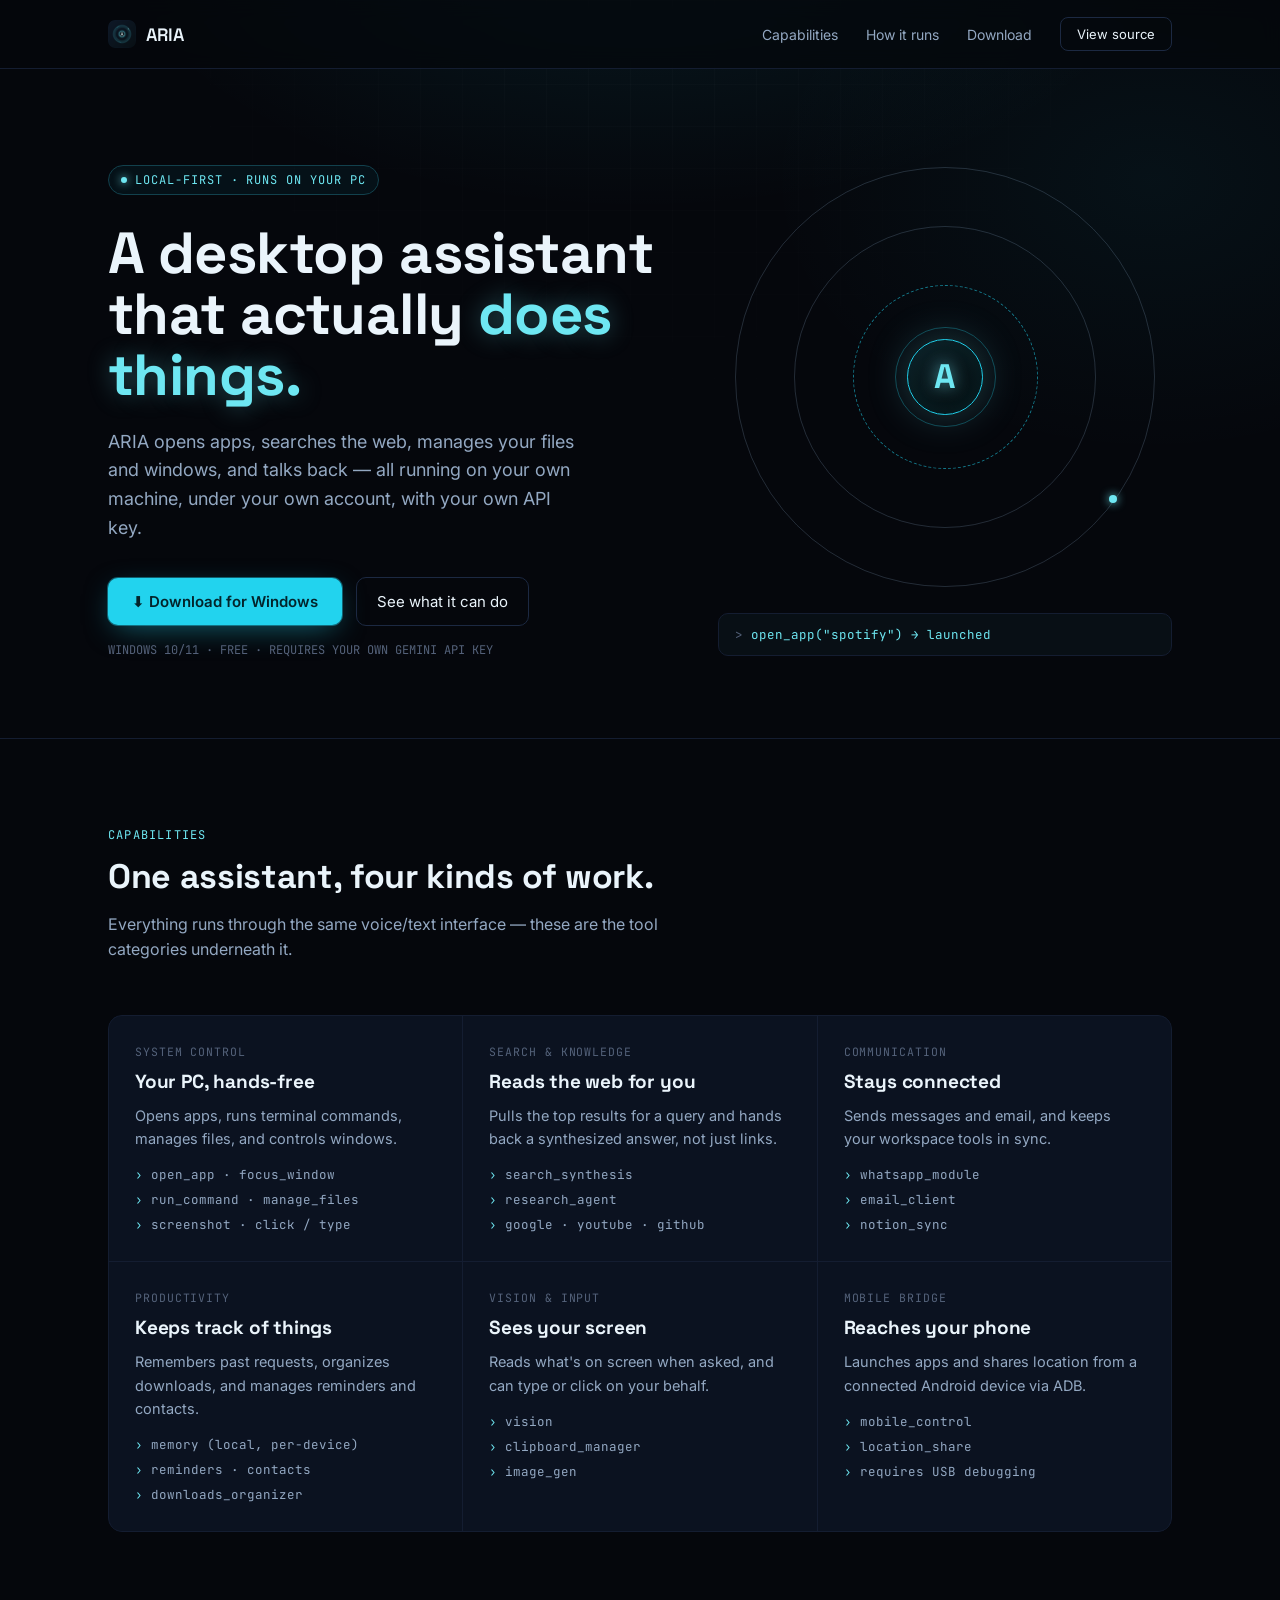
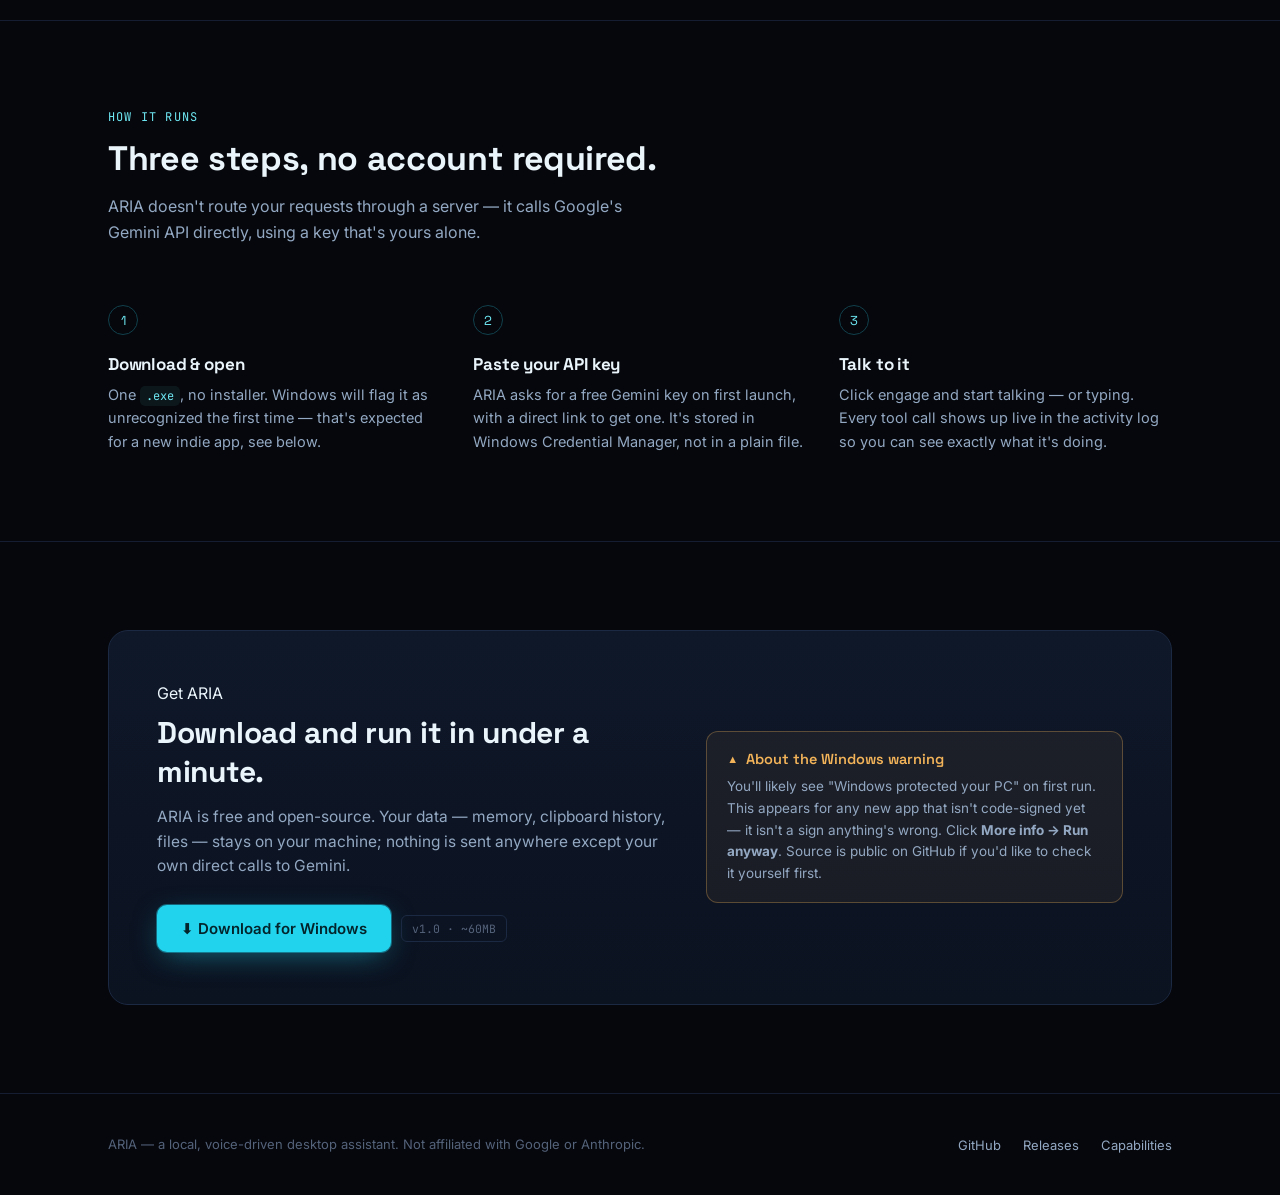
<file: docs/index.html>
<!DOCTYPE html>
<html lang="en">
<head>
<meta charset="UTF-8">
<meta name="viewport" content="width=device-width, initial-scale=1.0">
<title>ARIA — Your own desktop assistant</title>
<meta name="description" content="ARIA is a voice-driven desktop assistant that runs on your own Windows PC — control apps, search the web, manage files and windows, and more, all from one HUD.">

<!--
  =====================================================================
  BEFORE PUBLISHING — fill in these two values:
  =====================================================================
-->
<script>
  // 1) Your GitHub repo (used for the "View source" link + footer)
  window.ARIA_REPO_URL = "https://github.com/naitikgupta-gtb/ARIA-AI.git";
  // 2) Direct download link to the .exe in your GitHub Release
  //    (Release page → the asset's file link, right-click → copy link)
  window.ARIA_DOWNLOAD_URL = "https://github.com/naitikgupta-gtb/ARIA-AI/releases/download/v1.0.0/ARIA.exe";
</script>

<link rel="icon" type="image/png" href="assets/aria-logo.png">
<link rel="preconnect" href="https://fonts.googleapis.com">
<link rel="preconnect" href="https://fonts.gstatic.com" crossorigin>
<link href="https://fonts.googleapis.com/css2?family=Space+Grotesk:wght@400;500;600;700&family=JetBrains+Mono:wght@400;500&family=Inter:wght@400;500;600&display=swap" rel="stylesheet">

<style>
  :root{
    --void:#05070c;
    --panel:#0b1220;
    --panel-2:#0f1829;
    --line:#1c2942;
    --line-soft:#141d31;        
    --cyan:#6ee7f2;
    --cyan-ring:#22d3ee;
    --cyan-dim:#12414d;
    --text-hi:#eaf4fb;
    --text-mid:#93a8c2;
    --text-low:#54627a;
    --amber:#f3b459;
    --radius:14px;
  }

  *{box-sizing:border-box;}
  html{scroll-behavior:smooth;}
  body{
    margin:0;
    background:var(--void);
    color:var(--text-hi);
    font-family:'Inter',system-ui,sans-serif;
    -webkit-font-smoothing:antialiased;
    overflow-x:hidden;
  }
  h1,h2,h3{font-family:'Space Grotesk',system-ui,sans-serif; margin:0; letter-spacing:-0.01em;}
  p{margin:0; color:var(--text-mid); line-height:1.6;}
  a{color:inherit;}
  .mono{font-family:'JetBrains Mono',monospace;}

  a:focus-visible, button:focus-visible{
    outline:2px solid var(--cyan);
    outline-offset:3px;
    border-radius:4px;
  }

  .wrap{max-width:1120px; margin:0 auto; padding:0 28px;}

  /* ---------- background field ---------- */
  .bg-field{
    position:fixed; inset:0; z-index:-1;
    background:
      radial-gradient(ellipse 900px 500px at 50% -10%, rgba(34,211,238,0.10), transparent 60%),
      radial-gradient(ellipse 700px 500px at 90% 20%, rgba(34,211,238,0.05), transparent 55%),
      var(--void);
  }
  .bg-field::before{
    content:"";
    position:absolute; inset:0;
    background-image:
      linear-gradient(rgba(255,255,255,0.018) 1px, transparent 1px),
      linear-gradient(90deg, rgba(255,255,255,0.018) 1px, transparent 1px);
    background-size:42px 42px;
    mask-image:radial-gradient(ellipse 900px 700px at 50% 0%, black, transparent 70%);
  }

  /* ---------- nav ---------- */
  nav{
    position:sticky; top:0; z-index:20;
    background:rgba(5,7,12,0.72);
    backdrop-filter:blur(10px);
    border-bottom:1px solid var(--line-soft);
  }
  nav .wrap{display:flex; align-items:center; justify-content:space-between; height:68px;}
  .brand{display:flex; align-items:center; gap:10px; font-family:'Space Grotesk'; font-weight:600; font-size:18px;}
  .brand img{width:28px; height:28px; border-radius:7px;}
  .nav-links{display:flex; align-items:center; gap:28px; font-size:14px; color:var(--text-mid);}
  .nav-links a{text-decoration:none; transition:color .15s;}
  .nav-links a:hover{color:var(--text-hi);}
  .btn-ghost-sm{
    border:1px solid var(--line); padding:8px 16px; border-radius:8px;
    font-size:13px; text-decoration:none; color:var(--text-hi); white-space:nowrap;
    transition:border-color .15s, background .15s;
  }
  .btn-ghost-sm:hover{border-color:var(--cyan-ring); background:rgba(34,211,238,0.06);}

  /* ---------- hero ---------- */
  .hero{padding:96px 0 80px; position:relative;}
  .eyebrow{
    display:inline-flex; align-items:center; gap:8px;
    font-family:'JetBrains Mono'; font-size:12px; letter-spacing:.08em;
    color:var(--cyan); text-transform:uppercase;
    border:1px solid var(--cyan-dim); background:rgba(34,211,238,0.05);
    padding:6px 12px; border-radius:100px; margin-bottom:28px;
  }
  .eyebrow .dot{width:6px; height:6px; border-radius:50%; background:var(--cyan); box-shadow:0 0 8px var(--cyan); animation:blink 2s ease-in-out infinite;}
  @keyframes blink{0%,100%{opacity:1;}50%{opacity:.3;}}

  .hero-grid{display:grid; grid-template-columns:1.1fr 0.9fr; gap:56px; align-items:center;}
  .hero h1{font-size:clamp(38px,5vw,58px); line-height:1.05; font-weight:700; color:var(--text-hi);}
  .hero h1 .accent{color:var(--cyan); text-shadow:0 0 24px rgba(110,231,242,0.35);}
  .hero p.lede{font-size:18px; margin-top:22px; max-width:480px; color:var(--text-mid);}

  .cta-row{display:flex; align-items:center; gap:14px; margin-top:34px; flex-wrap:wrap;}
  .btn-primary{
    display:inline-flex; align-items:center; gap:10px;
    background:var(--cyan-ring); color:#03242b; font-weight:600; font-size:15px;
    padding:14px 24px; border-radius:10px; text-decoration:none;
    box-shadow:0 0 0 1px rgba(34,211,238,0.4), 0 8px 30px -8px rgba(34,211,238,0.5);
    transition:transform .15s, box-shadow .15s;
  }
  .btn-primary:hover{transform:translateY(-1px); box-shadow:0 0 0 1px rgba(34,211,238,0.6), 0 12px 34px -6px rgba(34,211,238,0.65);}
  .btn-secondary{
    display:inline-flex; align-items:center; gap:8px;
    color:var(--text-hi); font-size:15px; text-decoration:none;
    padding:14px 20px; border-radius:10px; border:1px solid var(--line);
    transition:border-color .15s, background .15s;
  }
  .btn-secondary:hover{border-color:var(--cyan-ring); background:rgba(34,211,238,0.05);}
  .req-note{font-family:'JetBrains Mono'; font-size:12px; color:var(--text-low); margin-top:16px;}

  /* ---------- HUD visual ---------- */
  .hud-stage{position:relative; width:100%; max-width:420px; aspect-ratio:1/1; min-height:280px; margin:0 auto;}
  .ring{position:absolute; border-radius:50%; border:1px solid rgba(148,178,210,0.22);}
  .ring.r1{inset:0;}
  .ring.r2{inset:14%;}
  .ring.r3{inset:28%; border-color:rgba(34,211,238,0.55); border-style:dashed; animation:spin 40s linear infinite;}
  .ring.r4{inset:38%; border-color:rgba(34,211,238,0.3); animation:spin 60s linear infinite reverse;}
  @keyframes spin{to{transform:rotate(360deg);}}

  .hud-core{
    position:absolute; inset:41%; border-radius:50%;
    background:radial-gradient(circle at 40% 35%, #0d1a20, #05090b 70%);
    border:1px solid var(--cyan-ring);
    box-shadow:0 0 40px rgba(110,231,242,0.25), inset 0 0 30px rgba(34,211,238,0.15);
    display:flex; align-items:center; justify-content:center;
    animation:pulse 3.2s ease-in-out infinite;
  }
  @keyframes pulse{0%,100%{box-shadow:0 0 30px rgba(110,231,242,0.18), inset 0 0 20px rgba(34,211,238,0.12);}50%{box-shadow:0 0 52px rgba(110,231,242,0.36), inset 0 0 34px rgba(34,211,238,0.22);}}
  .hud-core::after{
    content:"A"; font-family:'Space Grotesk'; font-weight:700; font-size:clamp(22px,7vw,34px);
    color:var(--cyan); text-shadow:0 0 16px rgba(110,231,242,0.7);
  }
  .hud-dot{position:absolute; width:8px; height:8px; border-radius:50%; background:var(--cyan); box-shadow:0 0 10px var(--cyan);}

  .ticker{
    margin-top:26px; font-family:'JetBrains Mono'; font-size:12.5px; color:var(--cyan);
    background:rgba(110,231,242,0.04); border:1px solid var(--line-soft); border-radius:10px;
    padding:12px 16px; min-height:20px; text-align:left;
  }
  .ticker .tick-label{color:var(--text-low);}

  @media (prefers-reduced-motion:reduce){
    .ring.r3, .ring.r4, .hud-core, .eyebrow .dot{animation:none !important;}
  }

  /* ---------- section shell ---------- */
  section{padding:88px 0; border-top:1px solid var(--line-soft);}
  .section-head{max-width:560px; margin-bottom:52px;}
  .section-head .mono-label{
    font-family:'JetBrains Mono'; font-size:12px; color:var(--cyan); letter-spacing:.1em; text-transform:uppercase;
  }
  .section-head h2{font-size:clamp(26px,3vw,34px); margin-top:12px; color:var(--text-hi);}
  .section-head p{margin-top:14px; font-size:16px;}

  /* ---------- capabilities ---------- */
  .cap-grid{display:grid; grid-template-columns:repeat(3,1fr); gap:1px; background:var(--line-soft); border:1px solid var(--line-soft); border-radius:var(--radius); overflow:hidden;}
  .cap-card{background:var(--panel); padding:28px 26px;}
  .cap-card .cap-eyebrow{font-family:'JetBrains Mono'; font-size:11.5px; color:var(--text-low); letter-spacing:.08em; text-transform:uppercase;}
  .cap-card h3{font-size:19px; margin-top:10px; color:var(--text-hi);}
  .cap-card p{margin-top:10px; font-size:14.5px;}
  .cap-card ul{list-style:none; margin:16px 0 0; padding:0; display:flex; flex-direction:column; gap:8px;}
  .cap-card li{font-family:'JetBrains Mono'; font-size:12.5px; color:var(--text-mid); display:flex; gap:8px;}
  .cap-card li::before{content:"›"; color:var(--cyan);}

  /* ---------- how it runs ---------- */
  .steps{display:grid; grid-template-columns:repeat(3,1fr); gap:32px;}
  .step{position:relative; padding-top:8px;}
  .step .num{font-family:'Space Grotesk'; font-size:13px; color:var(--cyan); border:1px solid var(--cyan-dim); width:30px; height:30px; border-radius:50%; display:flex; align-items:center; justify-content:center; margin-bottom:18px;}
  .step h3{font-size:17px; color:var(--text-hi);}
  .step p{margin-top:8px; font-size:14.5px;}
  .step code{font-family:'JetBrains Mono'; font-size:12px; background:rgba(110,231,242,0.07); color:var(--cyan); padding:2px 6px; border-radius:5px;}

  /* ---------- download ---------- */
  .download-panel{
    background:linear-gradient(180deg, var(--panel-2), var(--panel));
    border:1px solid var(--line); border-radius:20px; padding:52px 48px;
    display:grid; grid-template-columns:1.1fr 0.9fr; gap:40px; align-items:center;
  }
  .download-panel h2{font-size:clamp(24px,3vw,30px);}
  .download-panel p{margin-top:14px; font-size:15.5px;}
  .platform-row{display:flex; gap:10px; margin-top:26px; align-items:center; flex-wrap:wrap;}
  .badge-req{font-family:'JetBrains Mono'; font-size:11.5px; color:var(--text-low); border:1px solid var(--line); padding:5px 10px; border-radius:6px;}

  .warn-box{
    border:1px solid rgba(243,180,89,0.3); background:rgba(243,180,89,0.06);
    border-radius:12px; padding:18px 20px;
  }
  .warn-box .warn-title{display:flex; align-items:center; gap:8px; font-family:'Space Grotesk'; font-weight:600; font-size:14.5px; color:var(--amber);}
  .warn-box .warn-title::before{content:"▲"; font-size:11px;}
  .warn-box p{margin-top:8px; font-size:13.5px; color:var(--text-mid);}

  /* ---------- footer ---------- */
  footer{border-top:1px solid var(--line-soft); padding:40px 0;}
  footer .wrap{display:flex; align-items:center; justify-content:space-between; flex-wrap:wrap; gap:16px;}
  footer p{font-size:13px; color:var(--text-low);}
  footer .foot-links{display:flex; gap:22px; font-size:13px;}
  footer a{text-decoration:none; color:var(--text-mid);}
  footer a:hover{color:var(--cyan);}

  @media (max-width:860px){
    .hero-grid{grid-template-columns:1fr;}
    .hero{padding:64px 0 56px;}
    .cap-grid{grid-template-columns:1fr;}
    .steps{grid-template-columns:1fr; gap:28px;}
    .download-panel{grid-template-columns:1fr; padding:36px 26px;}
    .nav-links{display:none;}
  }
</style>
</head>
<body>

<div class="bg-field"></div>

<nav>
  <div class="wrap">
    <div class="brand"><img src="assets/aria-logo.png" alt=""> ARIA</div>
    <div class="nav-links">
      <a href="#capabilities">Capabilities</a>
      <a href="#how">How it runs</a>
      <a href="#get">Download</a>
      <a class="btn-ghost-sm" href="#" id="nav-github">View source</a>
    </div>
  </div>
</nav>

<header class="hero">
  <div class="wrap hero-grid">
    <div>
      <div class="eyebrow"><span class="dot"></span> Local-first · runs on your PC</div>
      <h1>A desktop assistant<br>that actually <span class="accent">does things.</span></h1>
      <p class="lede">ARIA opens apps, searches the web, manages your files and windows, and talks back — all running on your own machine, under your own account, with your own API key.</p>
      <div class="cta-row">
        <a class="btn-primary" href="#" id="hero-download">
          ⬇ Download for Windows
        </a>
        <a class="btn-secondary" href="#capabilities">See what it can do</a>
      </div>
      <div class="req-note">WINDOWS 10/11 · FREE · REQUIRES YOUR OWN GEMINI API KEY</div>
    </div>

    <div>
      <div class="hud-stage" aria-hidden="true">
        <div class="ring r1"></div>
        <div class="ring r2"></div>
        <div class="ring r3"></div>
        <div class="ring r4"></div>
        <div class="hud-core"></div>
        <div class="hud-dot" id="orbit-dot"></div>
      </div>
      <div class="ticker mono" id="ticker">
        <span class="tick-label">&gt;</span> <span id="ticker-text">booting ARIA…</span>
      </div>
    </div>
  </div>
</header>

<section id="capabilities">
  <div class="wrap">
    <div class="section-head">
      <div class="mono-label">Capabilities</div>
      <h2>One assistant, four kinds of work.</h2>
      <p>Everything runs through the same voice/text interface — these are the tool categories underneath it.</p>
    </div>

    <div class="cap-grid">
      <div class="cap-card">
        <div class="cap-eyebrow">System control</div>
        <h3>Your PC, hands-free</h3>
        <p>Opens apps, runs terminal commands, manages files, and controls windows.</p>
        <ul>
          <li>open_app · focus_window</li>
          <li>run_command · manage_files</li>
          <li>screenshot · click / type</li>
        </ul>
      </div>
      <div class="cap-card">
        <div class="cap-eyebrow">Search &amp; knowledge</div>
        <h3>Reads the web for you</h3>
        <p>Pulls the top results for a query and hands back a synthesized answer, not just links.</p>
        <ul>
          <li>search_synthesis</li>
          <li>research_agent</li>
          <li>google · youtube · github</li>
        </ul>
      </div>
      <div class="cap-card">
        <div class="cap-eyebrow">Communication</div>
        <h3>Stays connected</h3>
        <p>Sends messages and email, and keeps your workspace tools in sync.</p>
        <ul>
          <li>whatsapp_module</li>
          <li>email_client</li>
          <li>notion_sync</li>
        </ul>
      </div>
      <div class="cap-card">
        <div class="cap-eyebrow">Productivity</div>
        <h3>Keeps track of things</h3>
        <p>Remembers past requests, organizes downloads, and manages reminders and contacts.</p>
        <ul>
          <li>memory (local, per-device)</li>
          <li>reminders · contacts</li>
          <li>downloads_organizer</li>
        </ul>
      </div>
      <div class="cap-card">
        <div class="cap-eyebrow">Vision &amp; input</div>
        <h3>Sees your screen</h3>
        <p>Reads what's on screen when asked, and can type or click on your behalf.</p>
        <ul>
          <li>vision</li>
          <li>clipboard_manager</li>
          <li>image_gen</li>
        </ul>
      </div>
      <div class="cap-card">
        <div class="cap-eyebrow">Mobile bridge</div>
        <h3>Reaches your phone</h3>
        <p>Launches apps and shares location from a connected Android device via ADB.</p>
        <ul>
          <li>mobile_control</li>
          <li>location_share</li>
          <li>requires USB debugging</li>
        </ul>
      </div>
    </div>
  </div>
</section>

<section id="how">
  <div class="wrap">
    <div class="section-head">
      <div class="mono-label">How it runs</div>
      <h2>Three steps, no account required.</h2>
      <p>ARIA doesn't route your requests through a server — it calls Google's Gemini API directly, using a key that's yours alone.</p>
    </div>
    <div class="steps">
      <div class="step">
        <div class="num">1</div>
        <h3>Download &amp; open</h3>
        <p>One <code>.exe</code>, no installer. Windows will flag it as unrecognized the first time — that's expected for a new indie app, see below.</p>
      </div>
      <div class="step">
        <div class="num">2</div>
        <h3>Paste your API key</h3>
        <p>ARIA asks for a free Gemini key on first launch, with a direct link to get one. It's stored in Windows Credential Manager, not in a plain file.</p>
      </div>
      <div class="step">
        <div class="num">3</div>
        <h3>Talk to it</h3>
        <p>Click engage and start talking — or typing. Every tool call shows up live in the activity log so you can see exactly what it's doing.</p>
      </div>
    </div>
  </div>
</section>

<section id="get">
  <div class="wrap">
    <div class="download-panel">
      <div>
        <div class="mono-label" style="margin-bottom:10px;">Get ARIA</div>
        <h2>Download and run it in under a minute.</h2>
        <p>ARIA is free and open-source. Your data — memory, clipboard history, files — stays on your machine; nothing is sent anywhere except your own direct calls to Gemini.</p>
        <div class="platform-row">
          <a class="btn-primary" href="#" id="get-download">⬇ Download for Windows</a>
          <span class="badge-req">v1.0 · ~60MB</span>
        </div>
      </div>
      <div class="warn-box">
        <div class="warn-title">About the Windows warning</div>
        <p>You'll likely see "Windows protected your PC" on first run. This appears for any new app that isn't code-signed yet — it isn't a sign anything's wrong. Click <strong>More info → Run anyway</strong>. Source is public on GitHub if you'd like to check it yourself first.</p>
      </div>
    </div>
  </div>
</section>

<footer>
  <div class="wrap">
    <p>ARIA — a local, voice-driven desktop assistant. Not affiliated with Google or Anthropic.</p>
    <div class="foot-links">
      <a href="#" id="foot-github">GitHub</a>
      <a href="#" id="foot-releases">Releases</a>
      <a href="#capabilities">Capabilities</a>
    </div>
  </div>
</footer>

<script>
  // Wire up the two config values from the top of the file.
  document.getElementById('hero-download').href = window.ARIA_DOWNLOAD_URL;
  document.getElementById('get-download').href = window.ARIA_DOWNLOAD_URL;
  document.getElementById('nav-github').href = window.ARIA_REPO_URL;
  document.getElementById('foot-github').href = window.ARIA_REPO_URL;
  document.getElementById('foot-releases').href = window.ARIA_REPO_URL + '/releases';

  // Orbit dot around the HUD rings
  (function(){
    var dot = document.getElementById('orbit-dot');
    var stage = document.querySelector('.hud-stage');
    var angle = 0;
    var reduced = window.matchMedia('(prefers-reduced-motion: reduce)').matches;
    function frame(){
      if(!reduced){
        angle += 0.45;
        var rect = stage.getBoundingClientRect();
        var r = rect.width * 0.5 * 0.985;
        var cx = rect.width/2, cy = rect.height/2;
        var rad = angle * Math.PI/180;
        dot.style.left = (cx + r*Math.cos(rad) - 4) + 'px';
        dot.style.top = (cy + r*Math.sin(rad) - 4) + 'px';
        requestAnimationFrame(frame);
      }
    }
    if(stage){ requestAnimationFrame(frame); }
  })();

  // Ticker of real tool calls, typed out one at a time
  (function(){
    var lines = [
      'open_app("spotify") → launched',
      'search_synthesis("weather today") → 3 sources',
      'window_manager.focus("chrome") → foregrounded',
      'memory.recall("last week\'s notes") → found 2',
      'notion_sync.append("Ideas") → saved',
      'screenshot() → saved to ~/Pictures'
    ];
    var el = document.getElementById('ticker-text');
    var reduced = window.matchMedia('(prefers-reduced-motion: reduce)').matches;
    if(!el) return;
    if(reduced){ el.textContent = lines[0]; return; }
    var li = 0, ci = 0, deleting = false;
    function tick(){
      var full = lines[li];
      if(!deleting){
        ci++;
        el.textContent = full.slice(0, ci);
        if(ci === full.length){ deleting = true; setTimeout(tick, 1400); return; }
      } else {
        ci--;
        el.textContent = full.slice(0, ci);
        if(ci === 0){ deleting = false; li = (li+1) % lines.length; }
      }
      setTimeout(tick, deleting ? 18 : 32);
    }
    tick();
  })();
</script>

</body>
</html>
</file>
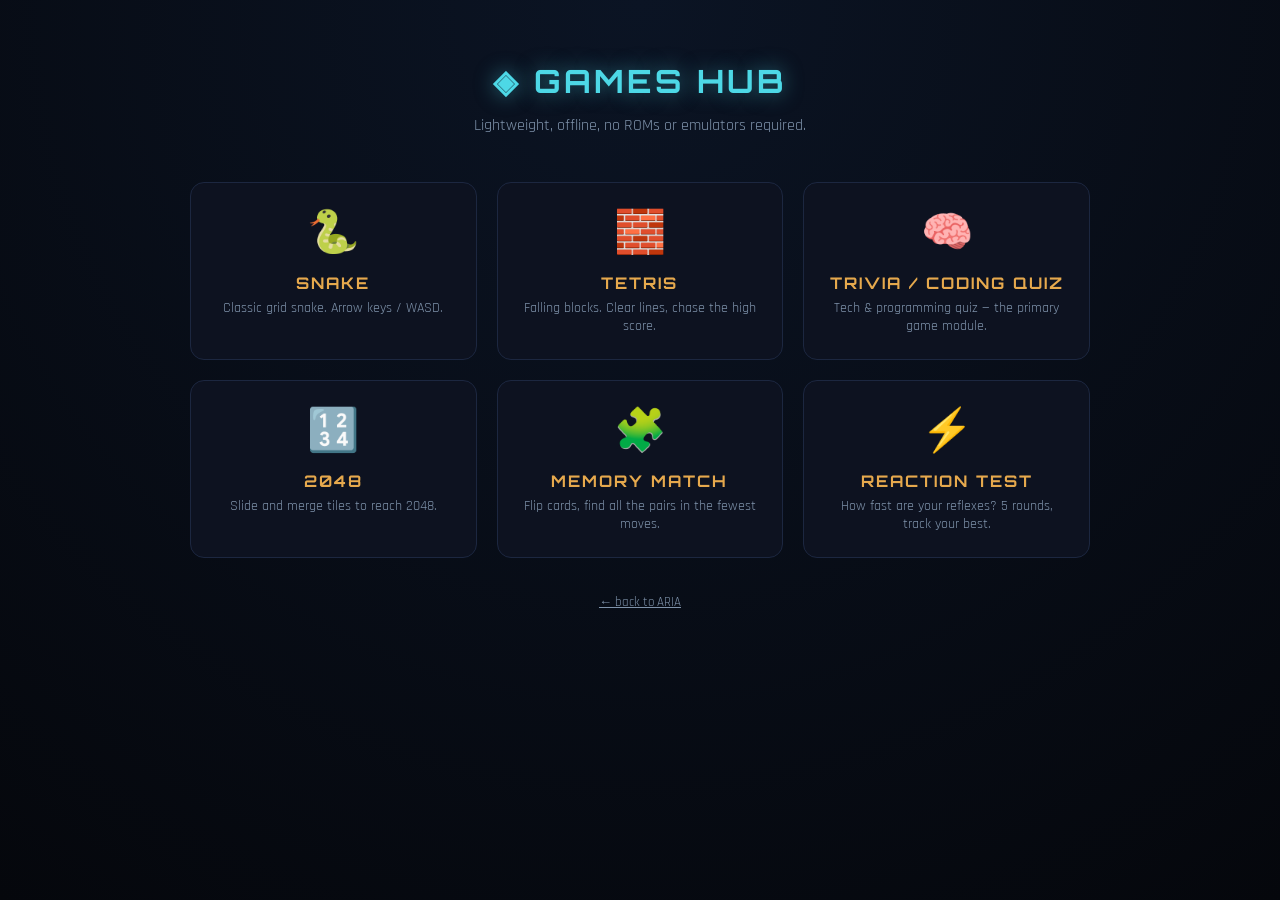
<file: static/games/index.html>
<!DOCTYPE html>
<html lang="en">
<head>
<meta charset="UTF-8">
<meta name="viewport" content="width=device-width, initial-scale=1.0">
<title>ARIA — Games Hub</title>
<link href="https://fonts.googleapis.com/css2?family=Orbitron:wght@700;900&family=Rajdhani:wght@500;600&display=swap" rel="stylesheet">
<style>
  :root{ --bg:#05070c; --panel:#0d1220; --border:#1c2740; --cyan:#4dd8e6; --amber:#e6a94d; --text:#dce8f0; }
  *{ box-sizing:border-box; }
  body{
    margin:0; min-height:100vh; background:radial-gradient(circle at 50% 0%, #0b1424, var(--bg));
    color:var(--text); font-family:'Rajdhani', sans-serif; display:flex; flex-direction:column; align-items:center; padding:40px 20px;
  }
  h1{ font-family:'Orbitron', sans-serif; letter-spacing:3px; color:var(--cyan); text-shadow:0 0 20px rgba(77,216,230,0.5); }
  p.sub{ color:#7f93ab; margin-top:-8px; }
  .grid{ display:grid; grid-template-columns:repeat(auto-fit, minmax(220px,1fr)); gap:20px; max-width:900px; width:100%; margin-top:30px; }
  .card{
    background:var(--panel); border:1px solid var(--border); border-radius:14px; padding:24px;
    text-align:center; text-decoration:none; color:var(--text); transition:transform .15s, border-color .15s;
  }
  .card:hover{ transform:translateY(-4px); border-color:var(--cyan); }
  .card .icon{ font-size:42px; }
  .card h2{ font-family:'Orbitron', sans-serif; font-size:16px; letter-spacing:2px; color:var(--amber); margin:12px 0 6px; }
  .card p{ color:#7f93ab; font-size:14px; margin:0; }
  .back{ margin-top:36px; color:#7f93ab; font-size:13px; }
</style>
</head>
<body>
  <h1>◈ GAMES HUB</h1>
  <p class="sub">Lightweight, offline, no ROMs or emulators required.</p>
  <div class="grid">
    <a class="card" href="snake.html">
      <div class="icon">🐍</div>
      <h2>SNAKE</h2>
      <p>Classic grid snake. Arrow keys / WASD.</p>
    </a>
    <a class="card" href="tetris.html">
      <div class="icon">🧱</div>
      <h2>TETRIS</h2>
      <p>Falling blocks. Clear lines, chase the high score.</p>
    </a>
    <a class="card" href="trivia.html">
      <div class="icon">🧠</div>
      <h2>TRIVIA / CODING QUIZ</h2>
      <p>Tech &amp; programming quiz — the primary game module.</p>
    </a>
    <a class="card" href="2048.html">
      <div class="icon">🔢</div>
      <h2>2048</h2>
      <p>Slide and merge tiles to reach 2048.</p>
    </a>
    <a class="card" href="memory.html">
      <div class="icon">🧩</div>
      <h2>MEMORY MATCH</h2>
      <p>Flip cards, find all the pairs in the fewest moves.</p>
    </a>
    <a class="card" href="reaction.html">
      <div class="icon">⚡</div>
      <h2>REACTION TEST</h2>
      <p>How fast are your reflexes? 5 rounds, track your best.</p>
    </a>
  </div>
  <div class="back"><a href="/" style="color:#7f93ab;">← back to ARIA</a></div>
</body>
</html>
</file>
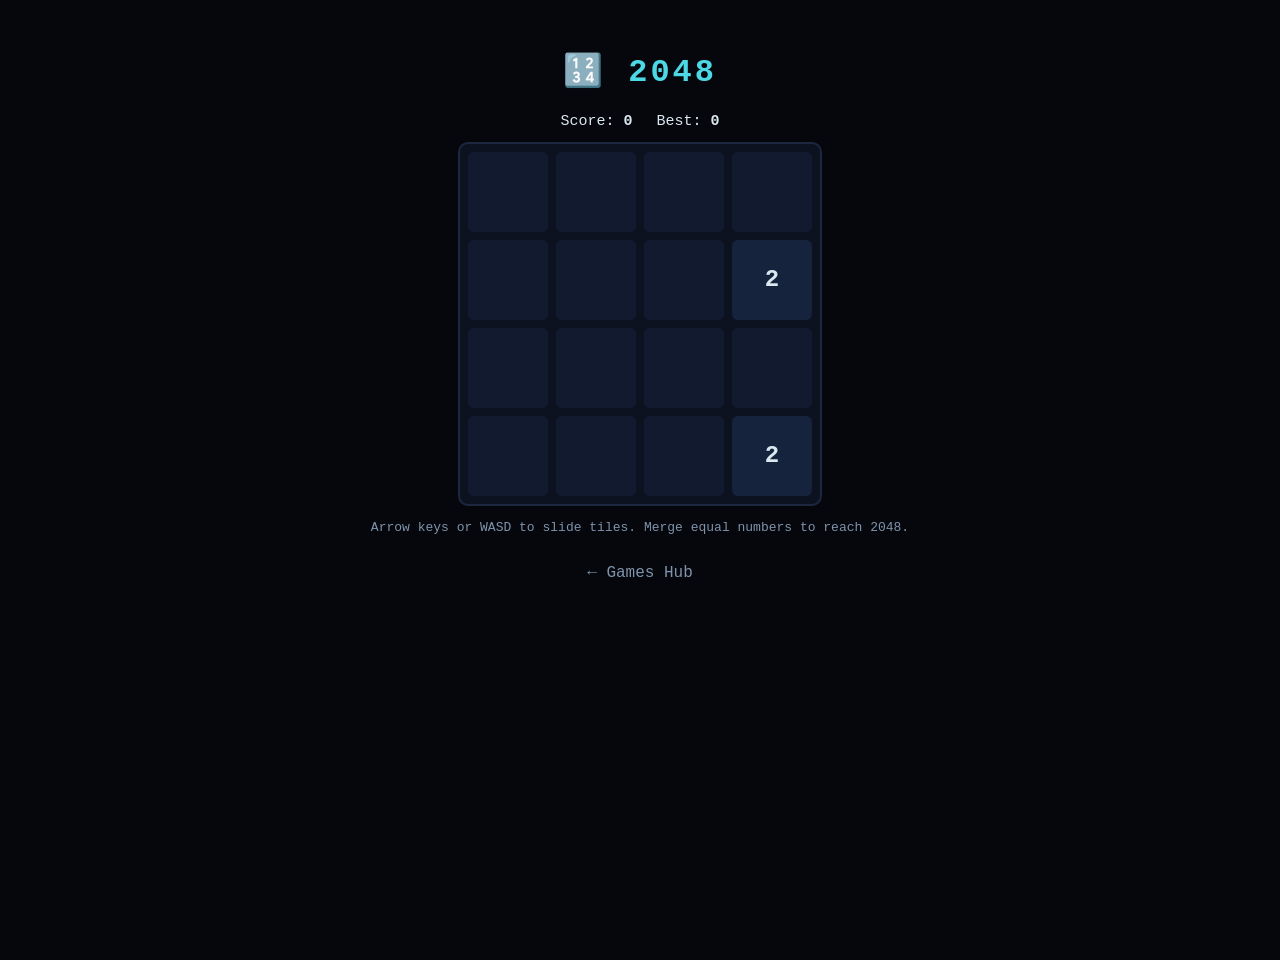
<file: static/games/2048.html>
<!DOCTYPE html>
<html lang="en">
<head>
<meta charset="UTF-8">
<meta name="viewport" content="width=device-width, initial-scale=1.0">
<title>ARIA Games — 2048</title>
<style>
  :root{ --bg:#05070c; --cyan:#4dd8e6; --amber:#e6a94d; --text:#dce8f0; }
  body{ margin:0; min-height:100vh; background:var(--bg); color:var(--text);
        font-family:'Courier New', monospace; display:flex; flex-direction:column;
        align-items:center; padding:30px 16px; }
  h1{ letter-spacing:3px; color:var(--cyan); }
  #hud{ display:flex; gap:24px; margin-bottom:12px; font-size:15px; }
  #board{
    display:grid; grid-template-columns:repeat(4, 80px); grid-template-rows:repeat(4, 80px);
    gap:8px; background:#0d1220; border:2px solid #1c2740; border-radius:10px; padding:8px;
  }
  .cell{
    display:flex; align-items:center; justify-content:center;
    background:#111a2e; border-radius:6px; font-size:24px; font-weight:bold; color:var(--text);
    transition:background 0.15s;
  }
  .cell[data-v="2"]{ background:#16233c; }
  .cell[data-v="4"]{ background:#1a2c4a; }
  .cell[data-v="8"]{ background:#e6a94d; color:#05070c; }
  .cell[data-v="16"]{ background:#e69a4d; color:#05070c; }
  .cell[data-v="32"]{ background:#e6844d; color:#05070c; }
  .cell[data-v="64"]{ background:#e6634d; color:#fff; }
  .cell[data-v="128"], .cell[data-v="256"], .cell[data-v="512"]{ background:#4dd8e6; color:#05070c; }
  .cell[data-v="1024"], .cell[data-v="2048"]{ background:#b6faff; color:#05070c; }
  .hint{ color:#7f93ab; font-size:13px; margin-top:14px; }
  a.back{ color:#7f93ab; margin-top:16px; text-decoration:none; }
  #overlay{ position:fixed; inset:0; background:rgba(0,0,0,.7); display:none;
            align-items:center; justify-content:center; flex-direction:column; }
  #overlay button{ margin-top:14px; padding:10px 22px; background:var(--cyan); border:none;
                    border-radius:8px; font-weight:bold; cursor:pointer; }
</style>
</head>
<body>
  <h1>🔢 2048</h1>
  <div id="hud">
    <span>Score: <b id="score">0</b></span>
    <span>Best: <b id="best">0</b></span>
  </div>
  <div id="board"></div>
  <p class="hint">Arrow keys or WASD to slide tiles. Merge equal numbers to reach 2048.</p>
  <a class="back" href="index.html">← Games Hub</a>

  <div id="overlay">
    <div id="overlayMsg" style="font-size:22px;">Game Over</div>
    <button id="restartBtn">Restart</button>
  </div>

<script>
const SIZE = 4;
let grid, score, best, boardEl;

function loadBest(){ return parseInt(localStorage.getItem('aria_2048_best') || '0', 10); }
function saveBest(v){ try { localStorage.setItem('aria_2048_best', v); } catch(e){} }

function emptyGrid(){ return Array.from({length:SIZE}, () => Array(SIZE).fill(0)); }

function addRandomTile(){
  const empties = [];
  for (let r=0;r<SIZE;r++) for (let c=0;c<SIZE;c++) if (grid[r][c]===0) empties.push([r,c]);
  if (!empties.length) return;
  const [r,c] = empties[Math.floor(Math.random()*empties.length)];
  grid[r][c] = Math.random() < 0.9 ? 2 : 4;
}

function render(){
  boardEl.innerHTML = '';
  for (let r=0;r<SIZE;r++) for (let c=0;c<SIZE;c++){
    const v = grid[r][c];
    const cell = document.createElement('div');
    cell.className = 'cell';
    if (v){ cell.dataset.v = v; cell.textContent = v; }
    boardEl.appendChild(cell);
  }
  document.getElementById('score').textContent = score;
  document.getElementById('best').textContent = best;
}

function slideRowLeft(row){
  let vals = row.filter(v => v !== 0);
  for (let i=0;i<vals.length-1;i++){
    if (vals[i] === vals[i+1]){
      vals[i] *= 2; score += vals[i];
      vals.splice(i+1,1);
    }
  }
  while (vals.length < SIZE) vals.push(0);
  return vals;
}

function rotateGrid(g){
  const out = emptyGrid();
  for (let r=0;r<SIZE;r++) for (let c=0;c<SIZE;c++) out[c][SIZE-1-r] = g[r][c];
  return out;
}

function gridsEqual(a,b){
  return JSON.stringify(a) === JSON.stringify(b);
}

function move(dir){
  const before = JSON.stringify(grid);
  let rotations = { left:0, up:1, right:2, down:3 }[dir];
  for (let i=0;i<rotations;i++) grid = rotateGrid(grid);
  grid = grid.map(slideRowLeft);
  for (let i=0;i<(4-rotations)%4;i++) grid = rotateGrid(grid);

  if (JSON.stringify(grid) !== before){
    addRandomTile();
    if (score > best){ best = score; saveBest(best); }
    render();
    checkGameOver();
  }
}

function canMove(){
  for (let r=0;r<SIZE;r++) for (let c=0;c<SIZE;c++){
    if (grid[r][c] === 0) return true;
    if (c<SIZE-1 && grid[r][c]===grid[r][c+1]) return true;
    if (r<SIZE-1 && grid[r][c]===grid[r+1][c]) return true;
  }
  return false;
}

function checkGameOver(){
  if (!canMove()){
    document.getElementById('overlayMsg').textContent = `Game Over — Score ${score}`;
    document.getElementById('overlay').style.display = 'flex';
  }
}

function reset(){
  grid = emptyGrid(); score = 0; best = loadBest();
  document.getElementById('overlay').style.display = 'none';
  addRandomTile(); addRandomTile();
  render();
}

document.addEventListener('keydown', (e) => {
  const map = { ArrowLeft:'left', ArrowRight:'right', ArrowUp:'up', ArrowDown:'down',
                a:'left', d:'right', w:'up', s:'down' };
  const dir = map[e.key];
  if (dir){ e.preventDefault(); move(dir); }
});

document.getElementById('restartBtn').addEventListener('click', reset);

boardEl = document.getElementById('board');
reset();
</script>
</body>
</html>
</file>
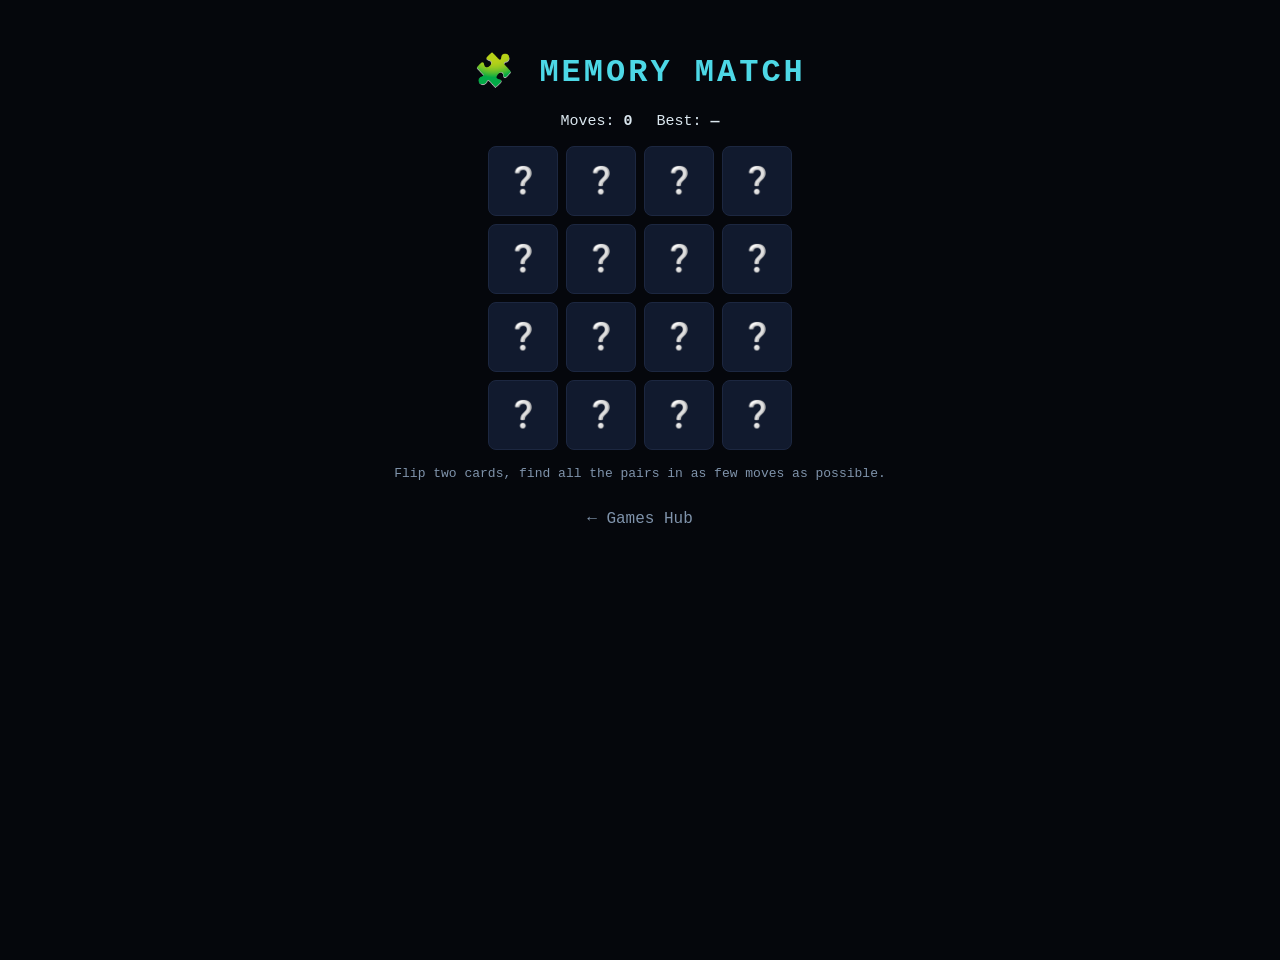
<file: static/games/memory.html>
<!DOCTYPE html>
<html lang="en">
<head>
<meta charset="UTF-8">
<meta name="viewport" content="width=device-width, initial-scale=1.0">
<title>ARIA Games — Memory Match</title>
<style>
  :root{ --bg:#05070c; --cyan:#4dd8e6; --amber:#e6a94d; --text:#dce8f0; }
  body{ margin:0; min-height:100vh; background:var(--bg); color:var(--text);
        font-family:'Courier New', monospace; display:flex; flex-direction:column;
        align-items:center; padding:30px 16px; }
  h1{ letter-spacing:3px; color:var(--cyan); }
  #hud{ display:flex; gap:24px; margin-bottom:16px; font-size:15px; }
  #board{
    display:grid; grid-template-columns:repeat(4, 70px); grid-template-rows:repeat(4, 70px);
    gap:8px;
  }
  .card{
    background:#111a2e; border:1px solid #1c2740; border-radius:8px; display:flex;
    align-items:center; justify-content:center; font-size:26px; cursor:pointer;
    transition:background 0.15s, transform 0.15s;
  }
  .card.flipped{ background:#16233c; }
  .card.matched{ background:rgba(94,230,138,0.15); border-color:#5ee68a; cursor:default; }
  .hint{ color:#7f93ab; font-size:13px; margin-top:16px; }
  a.back{ color:#7f93ab; margin-top:16px; text-decoration:none; }
  #overlay{ position:fixed; inset:0; background:rgba(0,0,0,.7); display:none;
            align-items:center; justify-content:center; flex-direction:column; }
  #overlay button{ margin-top:14px; padding:10px 22px; background:var(--cyan); border:none;
                    border-radius:8px; font-weight:bold; cursor:pointer; }
</style>
</head>
<body>
  <h1>🧩 MEMORY MATCH</h1>
  <div id="hud">
    <span>Moves: <b id="moves">0</b></span>
    <span>Best: <b id="best">—</b></span>
  </div>
  <div id="board"></div>
  <p class="hint">Flip two cards, find all the pairs in as few moves as possible.</p>
  <a class="back" href="index.html">← Games Hub</a>

  <div id="overlay">
    <div id="overlayMsg" style="font-size:22px;">Solved!</div>
    <button id="restartBtn">Play again</button>
  </div>

<script>
const ICONS = ['🚀','🛰️','⚡','🔮','🎯','🧠','🛡️','💎'];
let cards, flipped, matchedCount, moves, best, lock;

function loadBest(){ const v = localStorage.getItem('aria_memory_best'); return v ? parseInt(v,10) : null; }
function saveBest(v){ try { localStorage.setItem('aria_memory_best', v); } catch(e){} }

function shuffle(arr){ return arr.map(v=>[Math.random(),v]).sort((a,b)=>a[0]-b[0]).map(v=>v[1]); }

function render(){
  const boardEl = document.getElementById('board');
  boardEl.innerHTML = '';
  cards.forEach((icon, i) => {
    const card = document.createElement('div');
    card.className = 'card' + (flipped.includes(i) ? ' flipped' : '') + (card_matched(i) ? ' matched' : '');
    card.textContent = (flipped.includes(i) || card_matched(i)) ? icon : '❔';
    card.addEventListener('click', () => flipCard(i));
    boardEl.appendChild(card);
  });
  document.getElementById('moves').textContent = moves;
  document.getElementById('best').textContent = best === null ? '—' : best;
}

let matchedSet = new Set();
function card_matched(i){ return matchedSet.has(i); }

function flipCard(i){
  if (lock || flipped.includes(i) || matchedSet.has(i)) return;
  flipped.push(i);
  render();
  if (flipped.length === 2){
    moves++;
    lock = true;
    const [a,b] = flipped;
    if (cards[a] === cards[b]){
      matchedSet.add(a); matchedSet.add(b);
      flipped = [];
      lock = false;
      render();
      if (matchedSet.size === cards.length) finish();
    } else {
      setTimeout(() => { flipped = []; lock = false; render(); }, 700);
    }
  }
}

function finish(){
  if (best === null || moves < best){ best = moves; saveBest(best); }
  document.getElementById('overlayMsg').textContent = `Solved in ${moves} moves!`;
  document.getElementById('overlay').style.display = 'flex';
}

function reset(){
  cards = shuffle([...ICONS, ...ICONS]);
  flipped = []; matchedSet = new Set(); moves = 0; lock = false; best = loadBest();
  document.getElementById('overlay').style.display = 'none';
  render();
}

document.getElementById('restartBtn').addEventListener('click', reset);
reset();
</script>
</body>
</html>
</file>
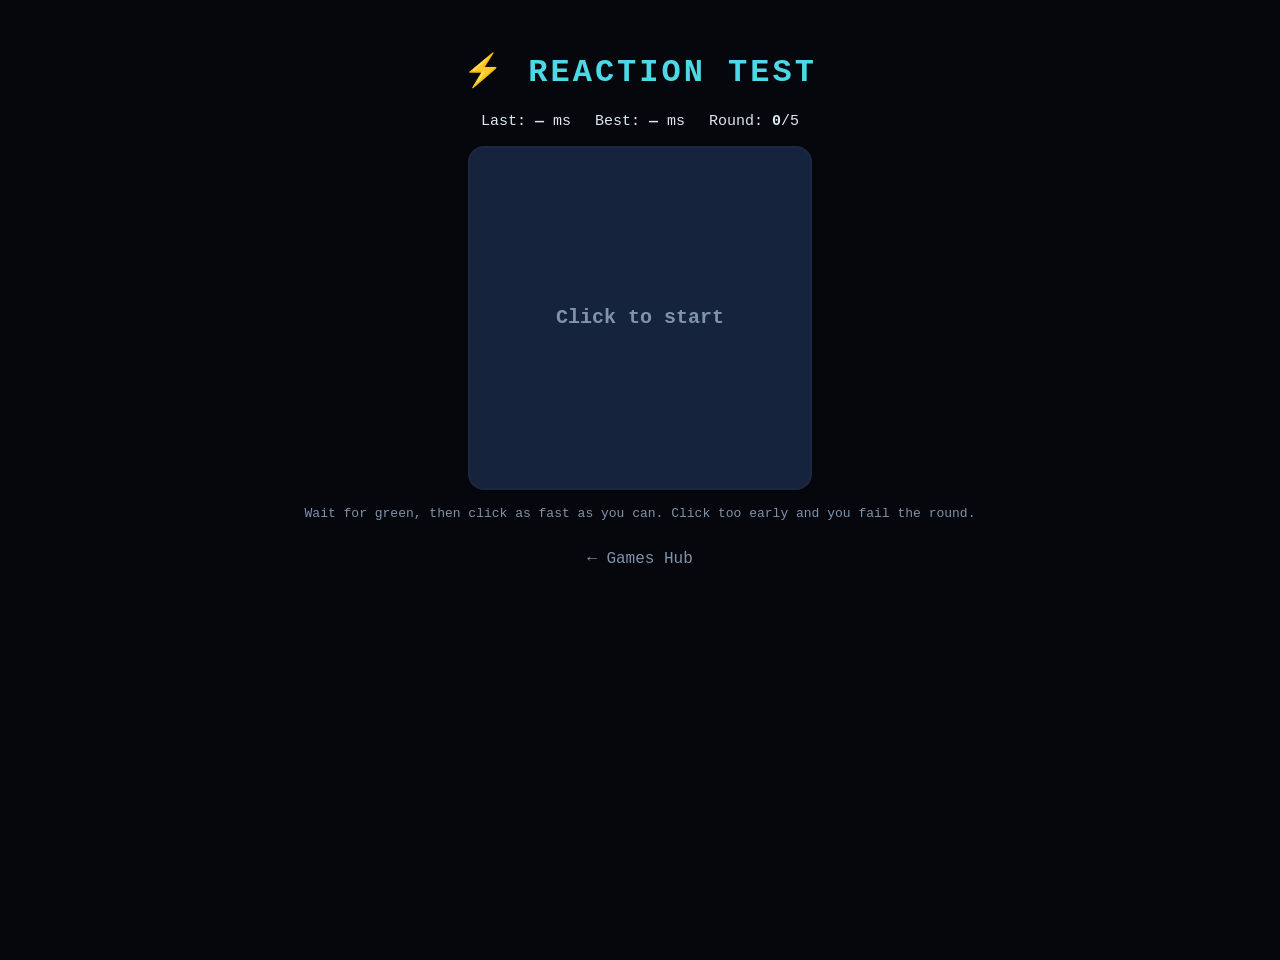
<file: static/games/reaction.html>
<!DOCTYPE html>
<html lang="en">
<head>
<meta charset="UTF-8">
<meta name="viewport" content="width=device-width, initial-scale=1.0">
<title>ARIA Games — Reaction Test</title>
<style>
  :root{ --bg:#05070c; --cyan:#4dd8e6; --amber:#e6a94d; --good:#5ee68a; --bad:#e65f5f; --text:#dce8f0; }
  body{ margin:0; min-height:100vh; background:var(--bg); color:var(--text);
        font-family:'Courier New', monospace; display:flex; flex-direction:column;
        align-items:center; padding:30px 16px; }
  h1{ letter-spacing:3px; color:var(--cyan); }
  #hud{ display:flex; gap:24px; margin-bottom:16px; font-size:15px; }
  #zone{
    width:340px; height:340px; border-radius:16px; display:flex; align-items:center;
    justify-content:center; text-align:center; font-size:20px; font-weight:bold;
    cursor:pointer; user-select:none; transition:background 0.1s;
    background:#111a2e; border:2px solid #1c2740;
  }
  #zone.wait{ background:#16233c; color:#7f93ab; }
  #zone.go{ background:var(--good); color:#05070c; }
  #zone.early{ background:var(--bad); color:#fff; }
  .hint{ color:#7f93ab; font-size:13px; margin-top:16px; }
  a.back{ color:#7f93ab; margin-top:16px; text-decoration:none; }
</style>
</head>
<body>
  <h1>⚡ REACTION TEST</h1>
  <div id="hud">
    <span>Last: <b id="last">—</b> ms</span>
    <span>Best: <b id="best">—</b> ms</span>
    <span>Round: <b id="round">0</b>/5</span>
  </div>
  <div id="zone" class="wait">Click to start</div>
  <p class="hint">Wait for green, then click as fast as you can. Click too early and you fail the round.</p>
  <a class="back" href="index.html">← Games Hub</a>

<script>
const zone = document.getElementById('zone');
let state = 'idle'; // idle | waiting | ready | done
let timer, startTime, round = 0, results = [];

function loadBest(){ const v = localStorage.getItem('aria_reaction_best'); return v ? parseInt(v,10) : null; }
function saveBest(v){ try { localStorage.setItem('aria_reaction_best', v); } catch(e){} }
document.getElementById('best').textContent = loadBest() ?? '—';

function startRound(){
  state = 'waiting';
  zone.className = 'wait';
  zone.textContent = 'Wait for green...';
  const delay = 1000 + Math.random() * 2500;
  timer = setTimeout(() => {
    state = 'ready';
    zone.className = 'go';
    zone.textContent = 'CLICK NOW!';
    startTime = performance.now();
  }, delay);
}

zone.addEventListener('click', () => {
  if (state === 'idle' || state === 'done'){
    round = 0; results = [];
    round++;
    document.getElementById('round').textContent = round;
    startRound();
    return;
  }
  if (state === 'waiting'){
    clearTimeout(timer);
    state = 'early';
    zone.className = 'early';
    zone.textContent = 'Too early! Click to retry this round.';
    state = 'retry';
    return;
  }
  if (state === 'retry'){
    startRound();
    return;
  }
  if (state === 'ready'){
    const rt = Math.round(performance.now() - startTime);
    results.push(rt);
    document.getElementById('last').textContent = rt;
    const best = loadBest();
    if (best === null || rt < best) saveBest(rt);
    document.getElementById('best').textContent = loadBest();

    if (round >= 5){
      const avg = Math.round(results.reduce((a,b)=>a+b,0) / results.length);
      state = 'done';
      zone.className = 'wait';
      zone.textContent = `Done! Avg ${avg}ms — click to play again`;
    } else {
      round++;
      document.getElementById('round').textContent = round;
      zone.className = 'wait';
      zone.textContent = `${rt}ms — click for next round`;
      state = 'next';
      zone.onclick = null;
      setTimeout(() => { zone.onclick = null; startRound(); }, 800);
    }
  }
});
</script>
</body>
</html>
</file>
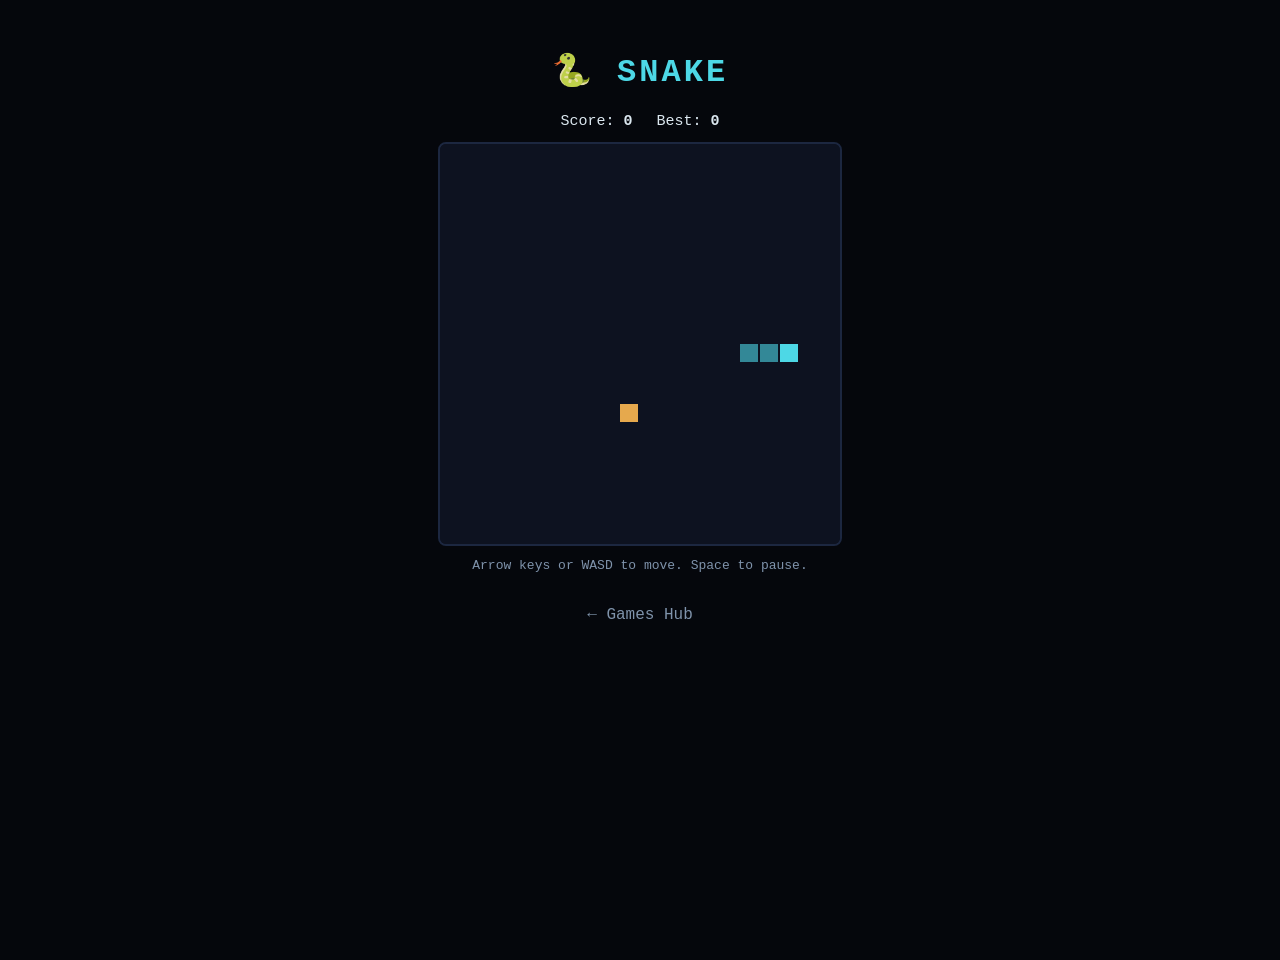
<file: static/games/snake.html>
<!DOCTYPE html>
<html lang="en">
<head>
<meta charset="UTF-8">
<meta name="viewport" content="width=device-width, initial-scale=1.0">
<title>ARIA Games — Snake</title>
<style>
  :root{ --bg:#05070c; --cyan:#4dd8e6; --amber:#e6a94d; --text:#dce8f0; }
  body{ margin:0; min-height:100vh; background:var(--bg); color:var(--text);
        font-family:'Courier New', monospace; display:flex; flex-direction:column;
        align-items:center; padding:30px 16px; }
  h1{ letter-spacing:3px; color:var(--cyan); }
  #hud{ display:flex; gap:24px; margin-bottom:12px; font-size:15px; }
  canvas{ background:#0d1220; border:2px solid #1c2740; border-radius:8px; }
  .hint{ color:#7f93ab; font-size:13px; margin-top:12px; }
  a.back{ color:#7f93ab; margin-top:20px; text-decoration:none; }
  #overlay{ position:fixed; inset:0; background:rgba(0,0,0,.7); display:none;
            align-items:center; justify-content:center; flex-direction:column; }
  #overlay button{ margin-top:14px; padding:10px 22px; background:var(--cyan); border:none;
                    border-radius:8px; font-weight:bold; cursor:pointer; }
</style>
</head>
<body>
  <h1>🐍 SNAKE</h1>
  <div id="hud">
    <span>Score: <b id="score">0</b></span>
    <span>Best: <b id="best">0</b></span>
  </div>
  <canvas id="game" width="400" height="400"></canvas>
  <p class="hint">Arrow keys or WASD to move. Space to pause.</p>
  <a class="back" href="index.html">← Games Hub</a>

  <div id="overlay">
    <div id="overlayMsg" style="font-size:22px;">Game Over</div>
    <button id="restartBtn">Restart</button>
  </div>

<script>
const canvas = document.getElementById('game');
const ctx = canvas.getContext('2d');
const CELL = 20, COLS = canvas.width / CELL, ROWS = canvas.height / CELL;

let snake, dir, nextDir, food, score, best, running, paused, loopId;

function loadBest(){ return parseInt(localStorage.getItem('aria_snake_best') || '0', 10); }
function saveBest(v){ try { localStorage.setItem('aria_snake_best', v); } catch(e){} }

function reset(){
  snake = [{x:8,y:10},{x:7,y:10},{x:6,y:10}];
  dir = {x:1,y:0}; nextDir = {x:1,y:0};
  food = randFood();
  score = 0; best = loadBest();
  running = true; paused = false;
  document.getElementById('score').textContent = score;
  document.getElementById('best').textContent = best;
  document.getElementById('overlay').style.display = 'none';
}

function randFood(){
  let p;
  do {
    p = { x: Math.floor(Math.random()*COLS), y: Math.floor(Math.random()*ROWS) };
  } while (snake && snake.some(s => s.x===p.x && s.y===p.y));
  return p;
}

function tick(){
  if (!running || paused) return;
  dir = nextDir;
  const head = { x: snake[0].x + dir.x, y: snake[0].y + dir.y };

  if (head.x<0 || head.x>=COLS || head.y<0 || head.y>=ROWS || snake.some(s=>s.x===head.x && s.y===head.y)){
    running = false;
    if (score > best){ best = score; saveBest(best); }
    document.getElementById('overlayMsg').textContent = `Game Over — Score ${score}`;
    document.getElementById('overlay').style.display = 'flex';
    return;
  }

  snake.unshift(head);
  if (head.x === food.x && head.y === food.y){
    score += 10;
    document.getElementById('score').textContent = score;
    food = randFood();
  } else {
    snake.pop();
  }
  draw();
}

function draw(){
  ctx.fillStyle = '#0d1220';
  ctx.fillRect(0,0,canvas.width,canvas.height);
  ctx.fillStyle = '#e6a94d';
  ctx.fillRect(food.x*CELL, food.y*CELL, CELL-2, CELL-2);
  snake.forEach((s,i)=>{
    ctx.fillStyle = i===0 ? '#4dd8e6' : 'rgba(77,216,230,0.6)';
    ctx.fillRect(s.x*CELL, s.y*CELL, CELL-2, CELL-2);
  });
}

document.addEventListener('keydown', (e)=>{
  const map = {
    ArrowUp:{x:0,y:-1}, ArrowDown:{x:0,y:1}, ArrowLeft:{x:-1,y:0}, ArrowRight:{x:1,y:0},
    w:{x:0,y:-1}, s:{x:0,y:1}, a:{x:-1,y:0}, d:{x:1,y:0},
  };
  if (e.key === ' '){ paused = !paused; return; }
  const nd = map[e.key];
  if (nd && !(nd.x === -dir.x && nd.y === -dir.y)) nextDir = nd;
});

document.getElementById('restartBtn').addEventListener('click', reset);

reset();
draw();
clearInterval(loopId);
loopId = setInterval(tick, 110);
</script>
</body>
</html>
</file>
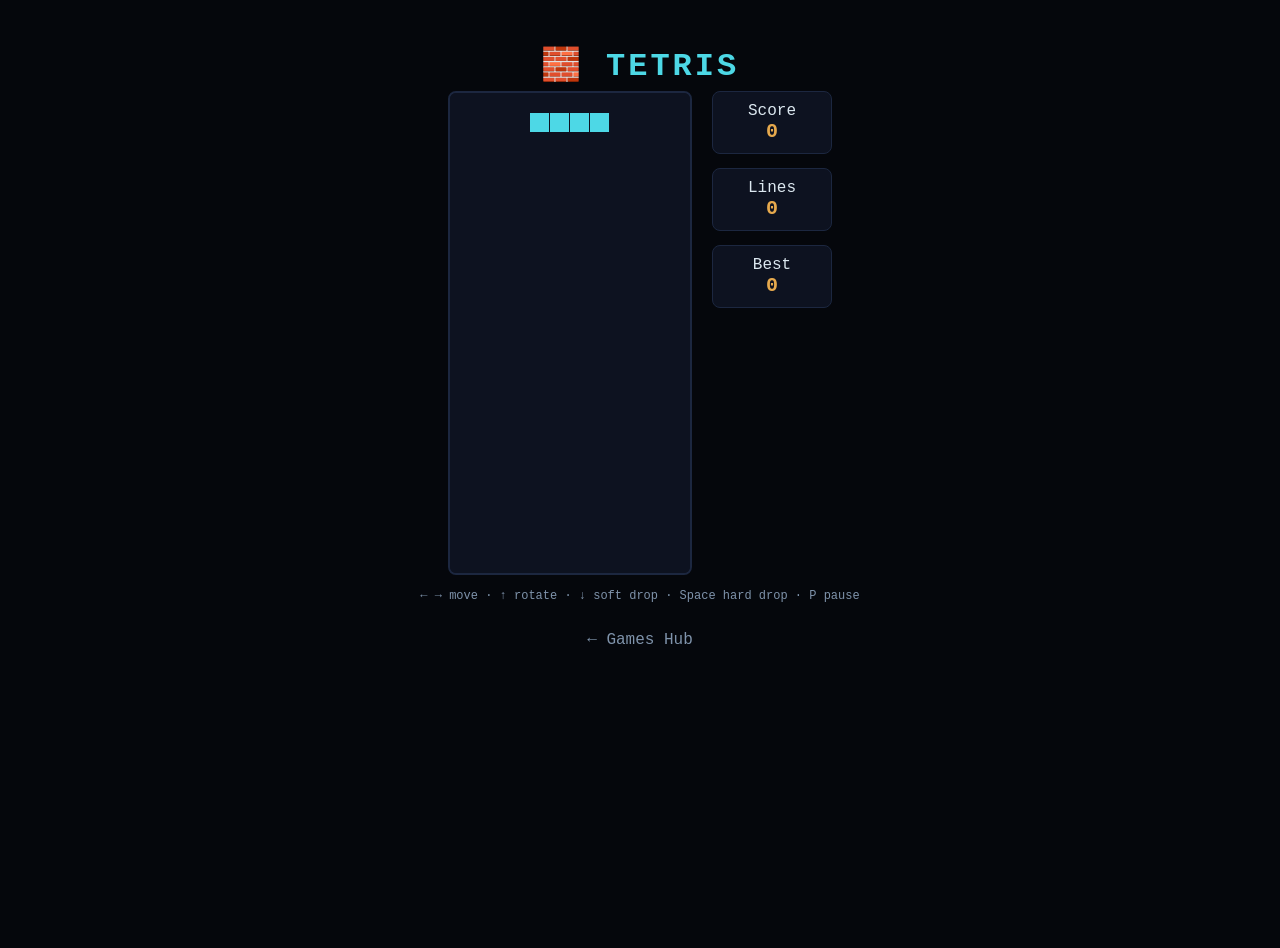
<file: static/games/tetris.html>
<!DOCTYPE html>
<html lang="en">
<head>
<meta charset="UTF-8">
<meta name="viewport" content="width=device-width, initial-scale=1.0">
<title>ARIA Games — Tetris</title>
<style>
  :root{ --bg:#05070c; --cyan:#4dd8e6; --amber:#e6a94d; --text:#dce8f0; }
  body{ margin:0; min-height:100vh; background:var(--bg); color:var(--text);
        font-family:'Courier New', monospace; display:flex; flex-direction:column;
        align-items:center; padding:24px 16px; }
  h1{ letter-spacing:3px; color:var(--cyan); margin-bottom:6px; }
  #wrap{ display:flex; gap:20px; align-items:flex-start; }
  canvas{ background:#0d1220; border:2px solid #1c2740; border-radius:8px; }
  #side{ display:flex; flex-direction:column; gap:14px; min-width:120px; }
  .box{ background:#0d1220; border:1px solid #1c2740; border-radius:8px; padding:10px; text-align:center; }
  .box b{ font-size:20px; color:var(--amber); }
  .hint{ color:#7f93ab; font-size:12px; margin-top:14px; text-align:center; }
  a.back{ color:#7f93ab; margin-top:16px; text-decoration:none; }
  #overlay{ position:fixed; inset:0; background:rgba(0,0,0,.7); display:none;
            align-items:center; justify-content:center; flex-direction:column; }
  #overlay button{ margin-top:14px; padding:10px 22px; background:var(--cyan); border:none;
                    border-radius:8px; font-weight:bold; cursor:pointer; }
</style>
</head>
<body>
  <h1>🧱 TETRIS</h1>
  <div id="wrap">
    <canvas id="game" width="240" height="480"></canvas>
    <div id="side">
      <div class="box">Score<br><b id="score">0</b></div>
      <div class="box">Lines<br><b id="lines">0</b></div>
      <div class="box">Best<br><b id="best">0</b></div>
    </div>
  </div>
  <p class="hint">← → move · ↑ rotate · ↓ soft drop · Space hard drop · P pause</p>
  <a class="back" href="index.html">← Games Hub</a>

  <div id="overlay">
    <div id="overlayMsg" style="font-size:22px;">Game Over</div>
    <button id="restartBtn">Restart</button>
  </div>

<script>
const canvas = document.getElementById('game');
const ctx = canvas.getContext('2d');
const COLS = 12, ROWS = 24, CELL = canvas.width / COLS;

const SHAPES = {
  I: [[1,1,1,1]],
  O: [[1,1],[1,1]],
  T: [[0,1,0],[1,1,1]],
  S: [[0,1,1],[1,1,0]],
  Z: [[1,1,0],[0,1,1]],
  J: [[1,0,0],[1,1,1]],
  L: [[0,0,1],[1,1,1]],
};
const COLORS = { I:'#4dd8e6', O:'#e6a94d', T:'#b58cf0', S:'#5ee68a', Z:'#e65f5f', J:'#5f8ce6', L:'#e6b25f' };
const KEYS = Object.keys(SHAPES);

let grid, cur, score, lines, best, running, paused, dropTimer;

function loadBest(){ return parseInt(localStorage.getItem('aria_tetris_best') || '0', 10); }
function saveBest(v){ try { localStorage.setItem('aria_tetris_best', v); } catch(e){} }

function emptyGrid(){ return Array.from({length:ROWS}, () => Array(COLS).fill(null)); }

function spawn(){
  const k = KEYS[Math.floor(Math.random()*KEYS.length)];
  const shape = SHAPES[k].map(r => r.slice());
  cur = { shape, color: COLORS[k], x: Math.floor(COLS/2) - Math.ceil(shape[0].length/2), y: 0 };
  if (collides(cur.shape, cur.x, cur.y)){ gameOver(); }
}

function collides(shape, ox, oy){
  for (let y=0; y<shape.length; y++)
    for (let x=0; x<shape[y].length; x++)
      if (shape[y][x]){
        const gx = ox+x, gy = oy+y;
        if (gx<0 || gx>=COLS || gy>=ROWS) return true;
        if (gy>=0 && grid[gy][gx]) return true;
      }
  return false;
}

function merge(){
  cur.shape.forEach((row,y)=>row.forEach((v,x)=>{
    if (v){ const gy=cur.y+y, gx=cur.x+x; if (gy>=0) grid[gy][gx]=cur.color; }
  }));
}

function clearLines(){
  let cleared = 0;
  for (let y=ROWS-1; y>=0; y--){
    if (grid[y].every(c=>c)){
      grid.splice(y,1);
      grid.unshift(Array(COLS).fill(null));
      cleared++; y++;
    }
  }
  if (cleared){
    lines += cleared;
    score += [0,100,300,500,800][cleared] || cleared*200;
    document.getElementById('score').textContent = score;
    document.getElementById('lines').textContent = lines;
  }
}

function rotate(shape){
  const rows = shape.length, cols = shape[0].length;
  const out = Array.from({length:cols}, ()=>Array(rows).fill(0));
  for (let y=0;y<rows;y++) for (let x=0;x<cols;x++) out[x][rows-1-y] = shape[y][x];
  return out;
}

function drop(){
  if (!running || paused) return;
  if (!collides(cur.shape, cur.x, cur.y+1)){ cur.y++; }
  else { merge(); clearLines(); spawn(); }
  draw();
}

function hardDrop(){
  if (!running || paused) return;
  while (!collides(cur.shape, cur.x, cur.y+1)) cur.y++;
  merge(); clearLines(); spawn(); draw();
}

function gameOver(){
  running = false;
  if (score > best){ best = score; saveBest(best); }
  document.getElementById('overlayMsg').textContent = `Game Over — Score ${score}`;
  document.getElementById('overlay').style.display = 'flex';
}

function draw(){
  ctx.fillStyle = '#0d1220';
  ctx.fillRect(0,0,canvas.width,canvas.height);
  grid.forEach((row,y)=>row.forEach((c,x)=>{
    if (c){ ctx.fillStyle=c; ctx.fillRect(x*CELL,y*CELL,CELL-1,CELL-1); }
  }));
  if (cur) cur.shape.forEach((row,y)=>row.forEach((v,x)=>{
    if (v){ ctx.fillStyle=cur.color; ctx.fillRect((cur.x+x)*CELL,(cur.y+y)*CELL,CELL-1,CELL-1); }
  }));
}

function reset(){
  grid = emptyGrid(); score=0; lines=0; best=loadBest(); running=true; paused=false;
  document.getElementById('score').textContent = 0;
  document.getElementById('lines').textContent = 0;
  document.getElementById('best').textContent = best;
  document.getElementById('overlay').style.display = 'none';
  spawn(); draw();
  clearInterval(dropTimer);
  dropTimer = setInterval(drop, 600);
}

document.addEventListener('keydown', (e)=>{
  if (!running) return;
  if (e.key === 'p' || e.key === 'P'){ paused = !paused; return; }
  if (paused) return;
  if (e.key === 'ArrowLeft' && !collides(cur.shape, cur.x-1, cur.y)) cur.x--;
  else if (e.key === 'ArrowRight' && !collides(cur.shape, cur.x+1, cur.y)) cur.x++;
  else if (e.key === 'ArrowDown') drop();
  else if (e.key === 'ArrowUp'){
    const r = rotate(cur.shape);
    if (!collides(r, cur.x, cur.y)) cur.shape = r;
  } else if (e.key === ' '){ e.preventDefault(); hardDrop(); }
  draw();
});

document.getElementById('restartBtn').addEventListener('click', reset);

reset();
</script>
</body>
</html>
</file>
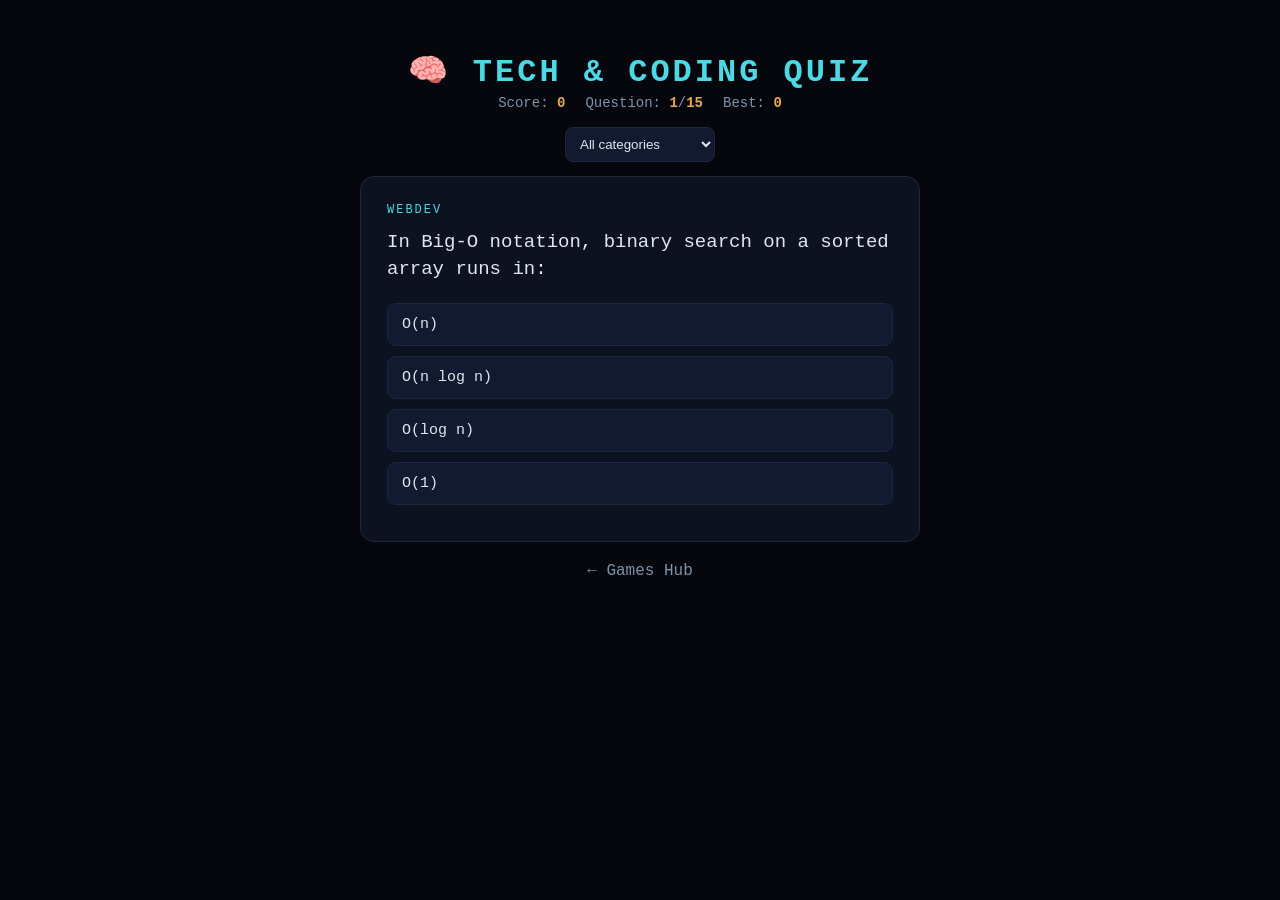
<file: static/games/trivia.html>
<!DOCTYPE html>
<html lang="en">
<head>
<meta charset="UTF-8">
<meta name="viewport" content="width=device-width, initial-scale=1.0">
<title>ARIA Games — Trivia / Coding Quiz</title>
<style>
  :root{ --bg:#05070c; --panel:#0d1220; --border:#1c2740; --cyan:#4dd8e6; --amber:#e6a94d; --text:#dce8f0; --good:#5ee68a; --bad:#e65f5f; }
  *{ box-sizing:border-box; }
  body{ margin:0; min-height:100vh; background:var(--bg); color:var(--text);
        font-family:'Courier New', monospace; display:flex; flex-direction:column; align-items:center; padding:30px 16px; }
  h1{ letter-spacing:3px; color:var(--cyan); margin-bottom:4px; }
  #hud{ display:flex; gap:20px; margin-bottom:16px; font-size:14px; color:#7f93ab; }
  #hud b{ color:var(--amber); }
  #card{ width:100%; max-width:560px; background:var(--panel); border:1px solid var(--border);
         border-radius:14px; padding:26px; }
  #cat{ font-size:12px; color:var(--cyan); letter-spacing:2px; text-transform:uppercase; }
  #question{ font-size:19px; margin:12px 0 20px; line-height:1.4; }
  .opt{ display:block; width:100%; text-align:left; background:#111a2e; color:var(--text);
        border:1px solid var(--border); border-radius:9px; padding:12px 14px; margin-bottom:10px;
        cursor:pointer; font-family:inherit; font-size:15px; transition:border-color .15s; }
  .opt:hover{ border-color:var(--cyan); }
  .opt.correct{ border-color:var(--good); background:rgba(94,230,138,0.12); }
  .opt.wrong{ border-color:var(--bad); background:rgba(230,95,95,0.12); }
  #nextBtn{ margin-top:8px; padding:10px 20px; background:var(--cyan); border:none; border-radius:8px;
            font-weight:bold; cursor:pointer; display:none; }
  #done{ display:none; text-align:center; }
  #done b{ color:var(--amber); font-size:26px; }
  select{ background:#111a2e; color:var(--text); border:1px solid var(--border); border-radius:8px; padding:8px 10px; margin-bottom:14px; }
  a.back{ color:#7f93ab; margin-top:20px; text-decoration:none; }
</style>
</head>
<body>
  <h1>🧠 TECH & CODING QUIZ</h1>
  <div id="hud">
    <span>Score: <b id="score">0</b></span>
    <span>Question: <b id="qnum">0</b>/<b id="qtotal">0</b></span>
    <span>Best: <b id="best">0</b></span>
  </div>

  <select id="catSelect">
    <option value="all">All categories</option>
    <option value="python">Python</option>
    <option value="js">JavaScript</option>
    <option value="webdev">Web / General CS</option>
  </select>

  <div id="card">
    <div id="cat"></div>
    <div id="question"></div>
    <div id="options"></div>
    <button id="nextBtn">Next →</button>
    <div id="done">
      <p>Quiz complete!</p>
      <p>Final score: <b id="finalScore"></b></p>
      <button id="restartBtn" style="margin-top:10px; padding:10px 20px; background:var(--cyan); border:none; border-radius:8px; font-weight:bold; cursor:pointer;">Play again</button>
    </div>
  </div>

  <a class="back" href="index.html">← Games Hub</a>

<script>
const BANK = [
  {cat:'python', q:'What does len([1,2,3]) return?', opts:['2','3','4','Error'], a:1},
  {cat:'python', q:"Which keyword defines a function in Python?", opts:['func','def','function','lambda'], a:1},
  {cat:'python', q:'What is the output of 3 // 2 in Python?', opts:['1.5','1','2','Error'], a:1},
  {cat:'python', q:'Which data type is immutable in Python?', opts:['list','dict','tuple','set'], a:2},
  {cat:'python', q:"What does 'pip' stand for (informally)?", opts:['Pip Installs Packages','Python Interface Program','Package Import Protocol','Python Internal Process'], a:0},
  {cat:'js', q:"Which keyword declares a block-scoped variable in JS?", opts:['var','let','global','static'], a:1},
  {cat:'js', q:"What does '===' check in JavaScript?", opts:['Value only','Type only','Value and type','Neither'], a:2},
  {cat:'js', q:"Which method converts JSON text into a JS object?", opts:['JSON.stringify','JSON.parse','JSON.toObject','Object.parse'], a:1},
  {cat:'js', q:'What is the result of typeof null in JS?', opts:["'null'","'undefined'","'object'","'boolean'"], a:2},
  {cat:'js', q:"Which array method creates a new array with results of calling a function on every element?", opts:['forEach','map','filter','reduce'], a:1},
  {cat:'webdev', q:'What does CSS stand for?', opts:['Creative Style Sheets','Cascading Style Sheets','Computer Style Sheets','Colorful Style Sheets'], a:1},
  {cat:'webdev', q:'HTTP status code 404 means:', opts:['Server error','Unauthorized','Not found','Redirect'], a:2},
  {cat:'webdev', q:'Which HTTP method is typically used to submit form data that creates a resource?', opts:['GET','POST','HEAD','TRACE'], a:1},
  {cat:'webdev', q:'What does API stand for?', opts:['Application Programming Interface','Automated Program Instruction','Advanced Programming Index','Application Process Integration'], a:0},
  {cat:'webdev', q:'In Big-O notation, binary search on a sorted array runs in:', opts:['O(n)','O(n log n)','O(log n)','O(1)'], a:2},
];

let pool, idx, score, best, answered;

function loadBest(){ return parseInt(localStorage.getItem('aria_quiz_best') || '0', 10); }
function saveBest(v){ try { localStorage.setItem('aria_quiz_best', v); } catch(e){} }

function shuffle(arr){ return arr.map(v=>[Math.random(),v]).sort((a,b)=>a[0]-b[0]).map(v=>v[1]); }

function startQuiz(){
  const cat = document.getElementById('catSelect').value;
  pool = shuffle(cat === 'all' ? BANK : BANK.filter(q=>q.cat===cat));
  if (pool.length === 0) {
    // Defensive guard — should be unreachable given the fixed <option>
    // values match BANK's categories exactly, but a crash here would be
    // an ugly blank-screen failure instead of a readable message.
    pool = shuffle(BANK.slice());
  }
  idx = 0; score = 0; best = loadBest(); answered = false;
  document.getElementById('score').textContent = score;
  document.getElementById('best').textContent = best;
  document.getElementById('qtotal').textContent = pool.length;
  document.getElementById('done').style.display = 'none';
  document.getElementById('card').querySelector('#question').style.display = 'block';
  showQuestion();
}

function showQuestion(){
  answered = false;
  document.getElementById('nextBtn').style.display = 'none';
  const item = pool[idx];
  document.getElementById('qnum').textContent = idx+1;
  document.getElementById('cat').textContent = item.cat.toUpperCase();
  document.getElementById('question').textContent = item.q;
  const optsDiv = document.getElementById('options');
  optsDiv.innerHTML = '';
  item.opts.forEach((opt, i) => {
    const btn = document.createElement('button');
    btn.className = 'opt';
    btn.textContent = opt;
    btn.addEventListener('click', () => selectAnswer(i));
    optsDiv.appendChild(btn);
  });
}

function selectAnswer(i){
  if (answered) return;
  answered = true;
  const item = pool[idx];
  const btns = document.querySelectorAll('.opt');
  btns.forEach((b, bi) => {
    if (bi === item.a) b.classList.add('correct');
    else if (bi === i) b.classList.add('wrong');
  });
  if (i === item.a){
    score += 10;
    document.getElementById('score').textContent = score;
  }
  document.getElementById('nextBtn').style.display = 'inline-block';
}

function nextQuestion(){
  idx++;
  if (idx >= pool.length){
    if (score > best){ best = score; saveBest(best); }
    document.getElementById('question').style.display = 'none';
    document.getElementById('options').innerHTML = '';
    document.getElementById('nextBtn').style.display = 'none';
    document.getElementById('cat').textContent = '';
    document.getElementById('finalScore').textContent = `${score} / ${pool.length*10}`;
    document.getElementById('done').style.display = 'block';
    document.getElementById('best').textContent = best;
    return;
  }
  showQuestion();
}

document.getElementById('nextBtn').addEventListener('click', nextQuestion);
document.getElementById('restartBtn').addEventListener('click', startQuiz);
document.getElementById('catSelect').addEventListener('change', startQuiz);

startQuiz();
</script>
</body>
</html>
</file>
